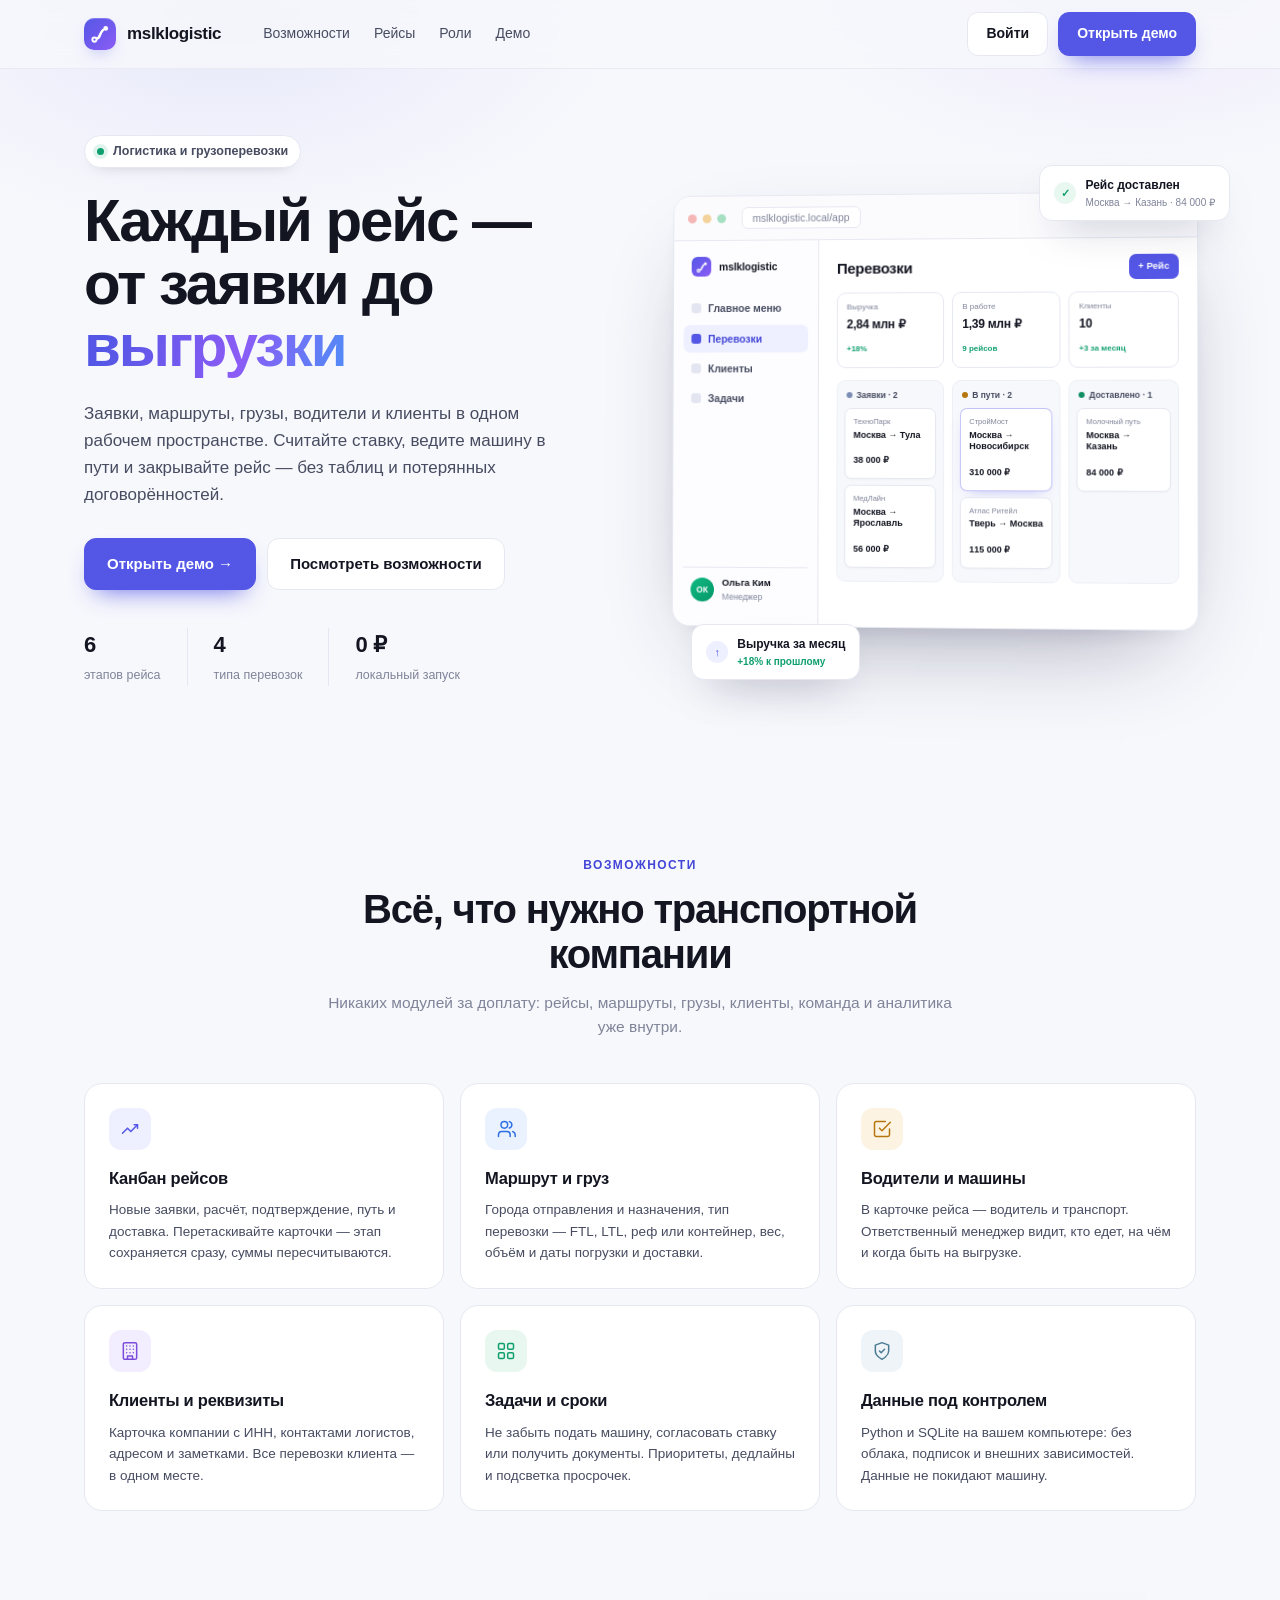
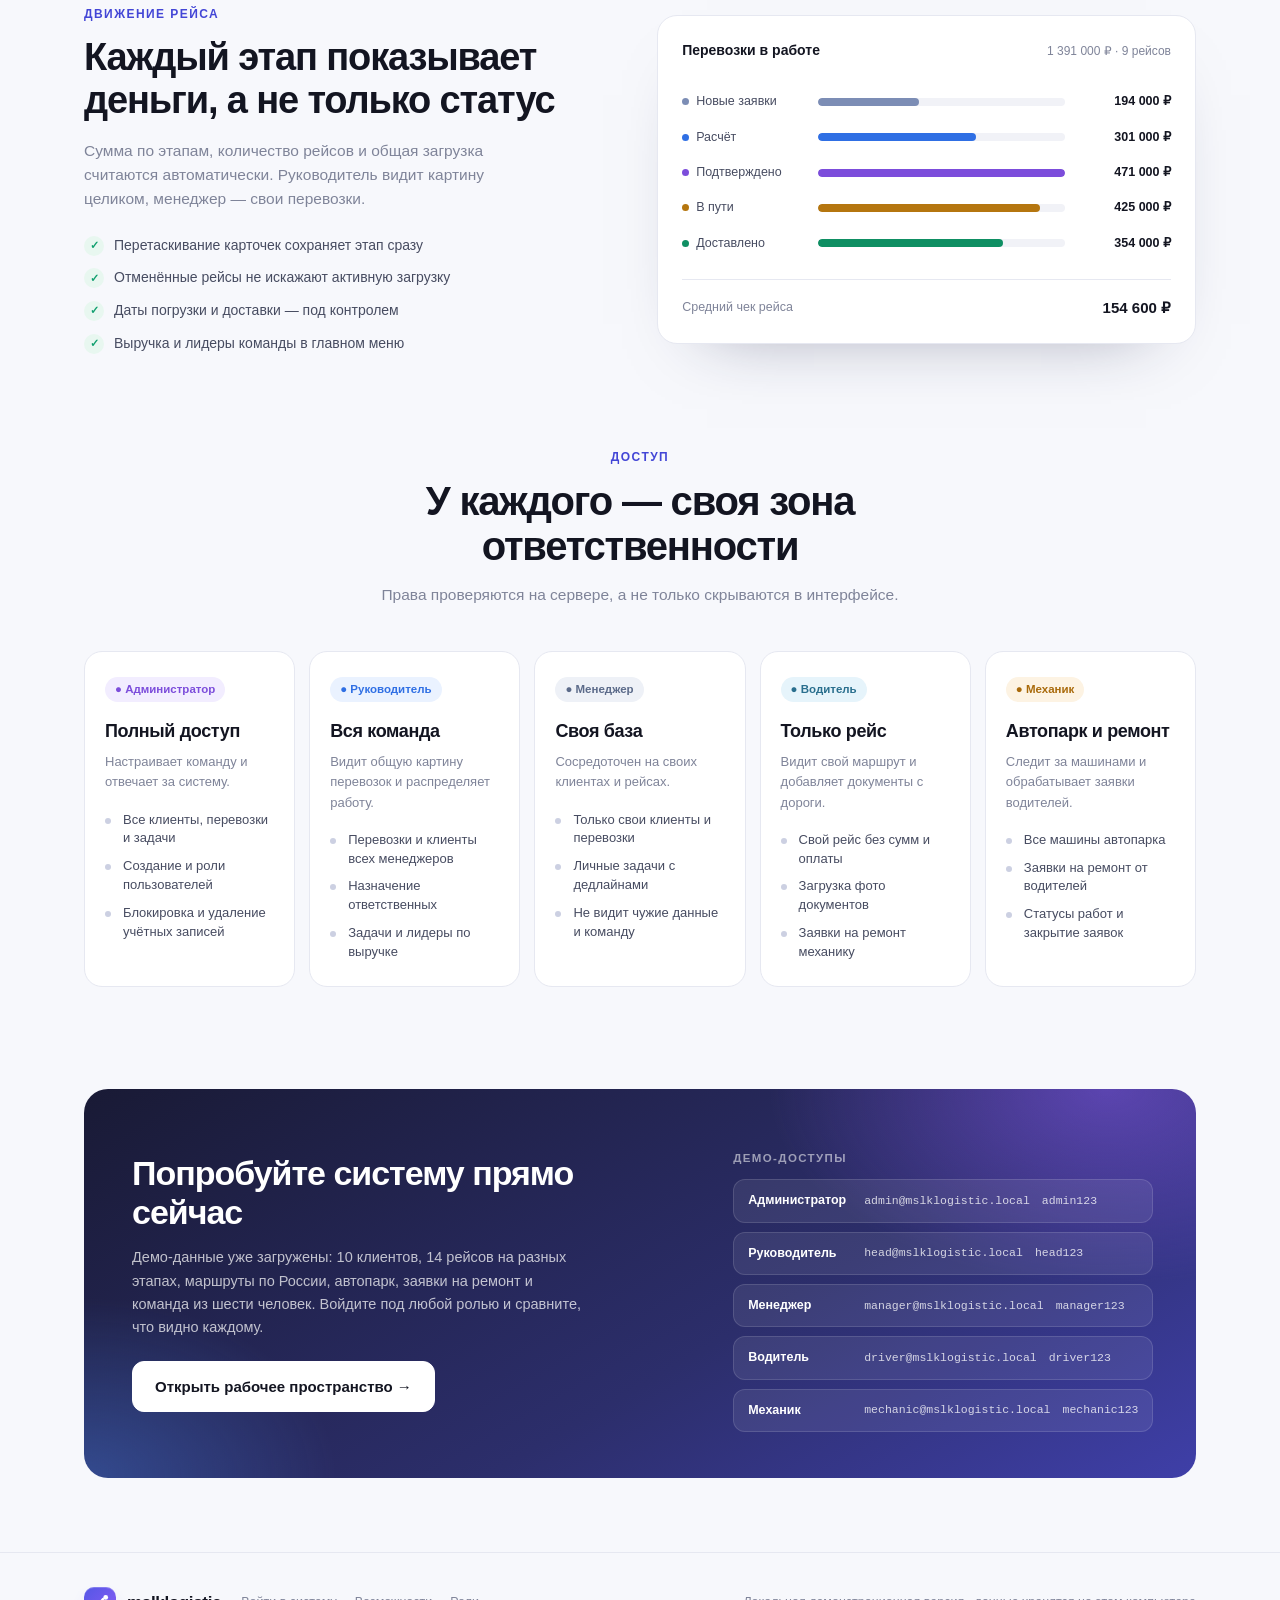
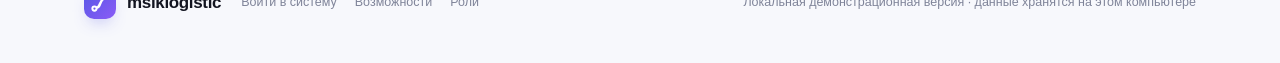
<file: public/index.html>
<!doctype html>
<html lang="ru">
<head>
  <meta charset="utf-8">
  <meta name="viewport" content="width=device-width, initial-scale=1">
  <title>mslklogistic — грузоперевозки под контролем</title>
  <meta name="description" content="mslklogistic — заявки, маршруты, грузы, водители и клиенты в одном рабочем пространстве. Локальная система для грузоперевозок.">
  <link rel="icon" href="data:image/svg+xml,%3Csvg xmlns='http://www.w3.org/2000/svg' viewBox='0 0 32 32'%3E%3Cdefs%3E%3ClinearGradient id='g' x1='0' y1='0' x2='1' y2='1'%3E%3Cstop offset='0' stop-color='%235457e5'/%3E%3Cstop offset='1' stop-color='%238b5cf6'/%3E%3C/linearGradient%3E%3C/defs%3E%3Crect width='32' height='32' rx='10' fill='url(%23g)'/%3E%3Ccircle cx='8.6' cy='23.4' r='2.8' fill='none' stroke='%23fff' stroke-width='2.6'/%3E%3Ccircle cx='23.6' cy='8.6' r='3.2' fill='%23fff'/%3E%3Cpath d='M12.4 21.9C16.4 21.2 15.2 14.8 19.9 10.8' fill='none' stroke='%23fff' stroke-width='3.4' stroke-linecap='round'/%3E%3C/svg%3E">
  <style>
    :root {
      --ink: #131521;
      --ink-soft: #474c61;
      --muted: #7f8499;
      --line: #e6e8f1;
      --accent: #5457e5;
      --accent-strong: #4346d6;
      --accent-soft: #eef0ff;
      --bg: #f7f8fc;
      --success: #0f9f6e;
      --violet: #8b5cf6;
    }

    * { box-sizing: border-box; }

    html { scroll-behavior: smooth; }

    body {
      margin: 0;
      background: var(--bg);
      color: var(--ink);
      font-family: -apple-system, BlinkMacSystemFont, "Segoe UI", Roboto, "Helvetica Neue", Arial, sans-serif;
      font-size: 16px;
      line-height: 1.55;
      -webkit-font-smoothing: antialiased;
      overflow-x: hidden;
    }

    h1, h2, h3, p { margin: 0; }
    a { color: inherit; }
    ::selection { background: rgba(84, 87, 229, .2); }

    .wrap { width: 100%; max-width: 1160px; margin: 0 auto; padding: 0 24px; }

    /* ---------------------------------------------------------- nav */

    .nav {
      position: sticky;
      top: 0;
      z-index: 50;
      background: rgba(247, 248, 252, .82);
      backdrop-filter: blur(12px);
      border-bottom: 1px solid rgba(230, 232, 241, .8);
    }

    .nav-inner {
      display: flex;
      align-items: center;
      gap: 30px;
      height: 68px;
    }

    .logo { display: flex; align-items: center; gap: 11px; font-weight: 750; font-size: 17px; letter-spacing: -.02em; text-decoration: none; }

    .logo-mark {
      width: 32px;
      height: 32px;
      border-radius: 10px;
      display: grid;
      place-items: center;
      background: linear-gradient(135deg, #5457e5, #8b5cf6);
      color: #fff;
      font-weight: 800;
      font-size: 15px;
      box-shadow: 0 8px 18px -10px rgba(84, 87, 229, .9), inset 0 1px 0 rgba(255, 255, 255, .22);
    }

    .logo-glyph { width: 24px; height: 24px; display: block; }

    .nav-links { display: flex; gap: 24px; margin-left: 12px; }

    .nav-links a {
      font-size: 14px;
      font-weight: 500;
      color: var(--ink-soft);
      text-decoration: none;
      transition: color .15s;
    }

    .nav-links a:hover { color: var(--accent-strong); }

    .nav-actions { margin-left: auto; display: flex; align-items: center; gap: 10px; }

    .btn {
      display: inline-flex;
      align-items: center;
      justify-content: center;
      gap: 8px;
      padding: 10px 18px;
      border-radius: 11px;
      border: 1px solid var(--line);
      background: #fff;
      color: var(--ink);
      font-family: inherit;
      font-size: 14px;
      font-weight: 600;
      text-decoration: none;
      cursor: pointer;
      transition: background .15s, border-color .15s, transform .1s, box-shadow .15s;
      white-space: nowrap;
    }

    .btn:hover { border-color: #cfd3e4; background: #fbfbff; }
    .btn:active { transform: translateY(1px); }

    .btn-primary {
      background: var(--accent);
      border-color: var(--accent);
      color: #fff;
      box-shadow: 0 12px 24px -12px rgba(84, 87, 229, .9);
    }

    .btn-primary:hover { background: var(--accent-strong); border-color: var(--accent-strong); }

    .btn-lg { padding: 13px 22px; font-size: 15px; border-radius: 12px; }

    .btn-light { background: #fff; border-color: #fff; color: var(--ink); }
    .btn-light:hover { background: #f1f2ff; border-color: #f1f2ff; }

    /* ---------------------------------------------------------- hero */

    .hero { position: relative; padding: 66px 0 96px; }

    .hero::before {
      content: "";
      position: absolute;
      inset: -120px 0 auto 0;
      height: 620px;
      background:
        radial-gradient(600px 340px at 18% 10%, rgba(84, 87, 229, .1), transparent 65%),
        radial-gradient(560px 340px at 88% 0%, rgba(139, 92, 246, .12), transparent 65%);
      pointer-events: none;
    }

    .hero-grid {
      position: relative;
      display: grid;
      grid-template-columns: minmax(0, 1.02fr) minmax(0, 1fr);
      gap: 48px;
      align-items: center;
    }

    .eyebrow {
      display: inline-flex;
      align-items: center;
      gap: 9px;
      padding: 6px 12px 6px 8px;
      border-radius: 999px;
      background: #fff;
      border: 1px solid var(--line);
      font-size: 12.5px;
      font-weight: 600;
      color: var(--ink-soft);
      box-shadow: 0 6px 16px -12px rgba(18, 22, 40, .4);
      margin-bottom: 22px;
    }

    .brand-dot { width: 7px; height: 7px; border-radius: 50%; background: var(--success); box-shadow: 0 0 0 4px rgba(15, 159, 110, .12); margin-left: 4px; }

    .hero h1 {
      font-size: clamp(38px, 4.7vw, 60px);
      line-height: 1.04;
      letter-spacing: -.035em;
      font-weight: 760;
      max-width: 620px;
    }

    .grad-text {
      background: linear-gradient(105deg, #5457e5 10%, #8b5cf6 60%, #4f8df7 100%);
      -webkit-background-clip: text;
      background-clip: text;
      color: transparent;
    }

    .hero-sub {
      margin-top: 22px;
      max-width: 500px;
      font-size: 17px;
      line-height: 1.6;
      color: var(--ink-soft);
    }

    .hero-actions { display: flex; gap: 11px; flex-wrap: wrap; margin-top: 30px; }

    .hero-stats {
      display: flex;
      gap: 0;
      margin-top: 38px;
      max-width: 520px;
    }

    .hero-stat { padding-right: 26px; margin-right: 26px; border-right: 1px solid var(--line); }
    .hero-stat:last-child { border: 0; margin-right: 0; padding-right: 0; }
    .hero-stat b { display: block; font-size: 22px; letter-spacing: -.02em; font-weight: 750; }
    .hero-stat span { font-size: 12.5px; color: var(--muted); }

    /* ---------------------------------------------------------- app mockup */

    .mock-wrap { position: relative; }

    .window {
      position: relative;
      border-radius: 18px;
      background: #fff;
      border: 1px solid var(--line);
      box-shadow: 0 40px 90px -40px rgba(30, 34, 70, .45), 0 10px 30px -20px rgba(30, 34, 70, .2);
      overflow: hidden;
      transform: perspective(1600px) rotateY(-4deg) rotateX(1deg);
      transition: transform .5s cubic-bezier(.2, .8, .25, 1);
    }

    .window:hover { transform: perspective(1600px) rotateY(0deg) rotateX(0deg); }

    .win-bar {
      display: flex;
      align-items: center;
      gap: 6px;
      padding: 11px 14px;
      border-bottom: 1px solid var(--line);
      background: #fbfbfe;
    }

    .win-dot { width: 9px; height: 9px; border-radius: 50%; }
    .win-dot.r { background: #f5b6b6; }
    .win-dot.a { background: #f3d39b; }
    .win-dot.g { background: #a7dfc3; }
    .win-url {
      margin-left: 10px;
      font-size: 10.5px;
      color: var(--muted);
      background: #fff;
      border: 1px solid var(--line);
      border-radius: 6px;
      padding: 2px 10px;
    }

    .win-body { display: grid; grid-template-columns: 148px minmax(0, 1fr); min-height: 388px; }

    .win-side { border-right: 1px solid var(--line); padding: 14px 10px; display: flex; flex-direction: column; gap: 4px; background: #fdfdff; }

    .win-brand { display: flex; align-items: center; gap: 8px; font-size: 10.5px; font-weight: 750; padding: 2px 8px 14px; letter-spacing: -.01em; white-space: nowrap; }
    .win-brand i { width: 20px; height: 20px; border-radius: 6px; background: linear-gradient(135deg, #5457e5, #8b5cf6); display: grid; place-items: center; color: #fff; font-style: normal; font-size: 10px; font-weight: 800; }
    .win-brand .win-glyph { width: 15px; height: 15px; display: block; }

    .win-nav { display: flex; flex-direction: column; gap: 2px; }
    .win-nav span { display: flex; align-items: center; gap: 7px; padding: 6px 8px; border-radius: 7px; font-size: 10.5px; font-weight: 550; color: var(--ink-soft); }
    .win-nav span::before { content: ""; width: 10px; height: 10px; border-radius: 3px; background: #e3e5f1; flex: none; }
    .win-nav span.on { background: var(--accent-soft); color: var(--accent-strong); }
    .win-nav span.on::before { background: var(--accent); }

    .win-user { margin-top: auto; display: flex; align-items: center; gap: 8px; padding: 8px; border-top: 1px solid var(--line); }
    .win-ava { width: 24px; height: 24px; border-radius: 50%; background: linear-gradient(135deg, #10b981, #059669); color: #fff; font-size: 8.5px; font-weight: 700; display: grid; place-items: center; flex: none; }
    .win-user b { display: block; font-size: 9.5px; font-weight: 650; }
    .win-user small { display: block; font-size: 8.5px; color: var(--muted); }

    .win-main { padding: 16px 18px; min-width: 0; }

    .win-head { display: flex; align-items: center; justify-content: space-between; margin-bottom: 12px; }
    .win-head b { font-size: 15px; letter-spacing: -.02em; }
    .win-btn { font-size: 9.5px; font-weight: 600; color: #fff; background: var(--accent); padding: 5px 9px; border-radius: 7px; }

    .win-kpis { display: grid; grid-template-columns: repeat(3, 1fr); gap: 8px; margin-bottom: 12px; }
    .win-kpi { border: 1px solid var(--line); border-radius: 9px; padding: 8px 9px; background: #fff; }
    .win-kpi span { display: block; font-size: 8px; color: var(--muted); }
    .win-kpi b { display: block; font-size: 12px; font-weight: 750; letter-spacing: -.02em; margin-top: 2px; }
    .win-kpi em { font-style: normal; font-size: 8px; color: var(--success); font-weight: 650; }

    .win-board { display: grid; grid-template-columns: repeat(3, minmax(0, 1fr)); gap: 8px; }
    .win-col { background: #f7f8fc; border: 1px solid #edeff6; border-radius: 9px; padding: 7px; }
    .win-col-head { display: flex; align-items: center; gap: 4px; font-size: 8.5px; font-weight: 700; color: var(--ink-soft); padding: 1px 2px 6px; }
    .win-col-head i { width: 6px; height: 6px; border-radius: 50%; font-style: normal; }

    .win-card { background: #fff; border: 1px solid var(--line); border-radius: 7px; padding: 7px 8px; margin-bottom: 6px; box-shadow: 0 1px 2px rgba(18, 22, 40, .03); }
    .win-card span { display: block; font-size: 7.5px; color: var(--muted); }
    .win-card b { display: block; font-size: 9px; font-weight: 650; line-height: 1.3; margin: 2px 0 5px; }
    .win-card em { font-style: normal; font-size: 9px; font-weight: 750; }
    .win-card.hot { border-color: rgba(84, 87, 229, .35); box-shadow: 0 6px 14px -10px rgba(84, 87, 229, .6); }

    .float-card {
      position: absolute;
      z-index: 3;
      background: #fff;
      border: 1px solid var(--line);
      border-radius: 13px;
      padding: 10px 14px;
      box-shadow: 0 20px 40px -22px rgba(30, 34, 70, .5);
      display: flex;
      align-items: center;
      gap: 9px;
      font-size: 12px;
      font-weight: 600;
      animation: floaty 6s ease-in-out infinite;
      white-space: nowrap;
    }

    .float-card .mini-check { width: 22px; height: 22px; border-radius: 50%; background: #e8f7f0; color: var(--success); display: grid; place-items: center; font-size: 11px; flex: none; }
    .float-card small { display: block; font-size: 10px; color: var(--muted); font-weight: 500; }

    .float-1 { right: -34px; top: -28px; }
    .float-2 { left: 22px; bottom: -52px; animation-delay: -3s; }
    .float-2 .delta { color: var(--success); font-weight: 750; }

    @keyframes floaty { 0%, 100% { transform: translateY(0); } 50% { transform: translateY(-7px); } }

    /* ---------------------------------------------------------- sections */

    .section { padding: 74px 0; }
    .section-head { max-width: 640px; margin: 0 auto 44px; text-align: center; }
    .kicker { font-size: 12px; font-weight: 700; letter-spacing: .12em; text-transform: uppercase; color: var(--accent-strong); margin-bottom: 12px; }
    .section-head h2 { font-size: clamp(28px, 3.4vw, 40px); letter-spacing: -.03em; line-height: 1.12; font-weight: 740; }
    .section-head p { color: var(--muted); font-size: 15.5px; margin-top: 14px; }

    .features { display: grid; grid-template-columns: repeat(3, minmax(0, 1fr)); gap: 16px; }

    .feature {
      background: #fff;
      border: 1px solid var(--line);
      border-radius: 18px;
      padding: 24px;
      transition: transform .2s, box-shadow .2s, border-color .2s;
    }

    .feature:hover { transform: translateY(-3px); box-shadow: 0 24px 50px -30px rgba(30, 34, 70, .35); border-color: #dfe2ef; }

    .feature-icon {
      width: 42px;
      height: 42px;
      border-radius: 12px;
      display: grid;
      place-items: center;
      margin-bottom: 16px;
      background: var(--accent-soft);
      color: var(--accent);
    }

    .feature:nth-child(2) .feature-icon { background: #eaf2ff; color: #2f6fe4; }
    .feature:nth-child(3) .feature-icon { background: #fdf3e3; color: #b5760f; }
    .feature:nth-child(4) .feature-icon { background: #f2edff; color: #7c4ddb; }
    .feature:nth-child(5) .feature-icon { background: #e8f7f0; color: var(--success); }
    .feature:nth-child(6) .feature-icon { background: #eef4f8; color: #4b7a94; }

    .feature h3 { font-size: 16.5px; font-weight: 680; letter-spacing: -.015em; margin-bottom: 8px; }
    .feature p { font-size: 13.5px; color: var(--ink-soft); line-height: 1.6; }

    /* pipeline block */

    .pipe-block {
      display: grid;
      grid-template-columns: minmax(0, 1fr) minmax(0, 1.05fr);
      gap: 60px;
      align-items: center;
    }

    .pipe-text .kicker { text-align: left; }
    .pipe-text h2 { font-size: clamp(28px, 3.2vw, 38px); letter-spacing: -.03em; line-height: 1.14; font-weight: 740; }
    .pipe-text > p { color: var(--muted); font-size: 15.5px; margin-top: 16px; max-width: 430px; }

    .check-list { list-style: none; margin: 24px 0 0; padding: 0; display: grid; gap: 11px; }
    .check-list li { display: flex; gap: 10px; align-items: flex-start; font-size: 14px; color: var(--ink-soft); }
    .check-list .tick { width: 20px; height: 20px; border-radius: 50%; background: #e8f7f0; color: var(--success); display: grid; place-items: center; font-size: 11px; font-weight: 700; flex: none; margin-top: 1px; }

    .pipe-card {
      background: #fff;
      border: 1px solid var(--line);
      border-radius: 20px;
      box-shadow: 0 30px 70px -50px rgba(30, 34, 70, .5);
      padding: 24px;
    }

    .pipe-card-head { display: flex; align-items: center; justify-content: space-between; margin-bottom: 22px; }
    .pipe-card-head b { font-size: 14px; font-weight: 680; }
    .pipe-card-head span { font-size: 12px; color: var(--muted); }

    .pipe-line { display: grid; grid-template-columns: 122px minmax(0, 1fr) 92px; gap: 14px; align-items: center; padding: 8px 0; }
    .pipe-line span { font-size: 12.5px; color: var(--ink-soft); display: flex; align-items: center; gap: 7px; }
    .pipe-line i { width: 7px; height: 7px; border-radius: 50%; flex: none; font-style: normal; }
    .pipe-line .bar { height: 8px; border-radius: 999px; background: #f1f2f7; overflow: hidden; }
    .pipe-line .bar b { display: block; height: 100%; border-radius: 999px; }
    .pipe-line em { font-style: normal; text-align: right; font-size: 12.5px; font-weight: 650; font-variant-numeric: tabular-nums; }

    .pipe-foot { display: flex; align-items: center; justify-content: space-between; border-top: 1px solid var(--line); margin-top: 18px; padding-top: 16px; font-size: 12.5px; color: var(--muted); }
    .pipe-foot b { color: var(--ink); font-size: 15px; }

    /* roles */

    .roles { display: grid; grid-template-columns: repeat(5, minmax(0, 1fr)); gap: 14px; }

    .role-card { background: #fff; border: 1px solid var(--line); border-radius: 18px; padding: 24px 20px; }
    .role-badge { display: inline-flex; align-items: center; gap: 7px; font-size: 11.5px; font-weight: 700; padding: 4px 10px; border-radius: 999px; margin-bottom: 16px; }
    .role-badge.admin { background: #f2edff; color: #7c4ddb; }
    .role-badge.head { background: #eaf2ff; color: #2f6fe4; }
    .role-badge.manager { background: #eef1f7; color: #5c6b8a; }
    .role-badge.driver { background: #e6f4fb; color: #2a6f8e; }
    .role-badge.mechanic { background: #fdf3e3; color: #a96a0b; }
    .role-card h3 { font-size: 18px; font-weight: 700; letter-spacing: -.02em; margin-bottom: 6px; }
    .role-card > p { font-size: 13px; color: var(--muted); margin-bottom: 18px; }
    .role-list { list-style: none; margin: 0; padding: 0; display: grid; gap: 9px; }
    .role-list li { font-size: 13px; color: var(--ink-soft); padding-left: 18px; position: relative; line-height: 1.45; }
    .role-list li::before { content: ""; position: absolute; left: 0; top: 7px; width: 6px; height: 6px; border-radius: 50%; background: #ccd0e2; }

    /* local / privacy */

    .band {
      position: relative;
      overflow: hidden;
      border-radius: 24px;
      padding: 46px 48px;
      display: grid;
      grid-template-columns: minmax(0, 1.15fr) minmax(0, .85fr);
      gap: 40px;
      align-items: center;
      color: #fff;
      background:
        radial-gradient(520px 300px at 92% 0%, rgba(139, 92, 246, .5), transparent 65%),
        radial-gradient(420px 300px at 0% 100%, rgba(79, 141, 247, .35), transparent 60%),
        linear-gradient(150deg, #191a35, #2c2e6b 60%, #3f3fa8);
    }

    .band h2 { font-size: clamp(26px, 3vw, 34px); letter-spacing: -.03em; line-height: 1.15; font-weight: 740; max-width: 480px; }
    .band p { font-size: 14.5px; color: rgba(255, 255, 255, .72); margin-top: 14px; max-width: 460px; line-height: 1.6; }
    .band .demo-title { font-size: 11.5px; letter-spacing: .12em; text-transform: uppercase; color: rgba(255, 255, 255, .55); font-weight: 700; margin-bottom: 12px; }
    .demo-list { display: grid; gap: 9px; }
    .demo-item { display: flex; align-items: center; gap: 12px; background: rgba(255, 255, 255, .08); border: 1px solid rgba(255, 255, 255, .13); border-radius: 12px; padding: 11px 14px; }
    .demo-item b { font-size: 12.5px; font-weight: 650; min-width: 104px; }
    .demo-item code { font-family: ui-monospace, SFMono-Regular, Menlo, monospace; font-size: 11.5px; color: rgba(255, 255, 255, .78); }
    .band-actions { margin-top: 22px; }

    .band .band-side { display: flex; flex-direction: column; gap: 0; }

    /* footer */

    .footer { border-top: 1px solid var(--line); padding: 34px 0 44px; }
    .footer-inner { display: flex; align-items: center; gap: 20px; flex-wrap: wrap; }
    .footer-text { margin-left: auto; font-size: 12.5px; color: var(--muted); }
    .footer-links { display: flex; gap: 18px; }
    .footer-links a { font-size: 12.5px; color: var(--muted); text-decoration: none; }
    .footer-links a:hover { color: var(--ink); }

    /* ---------------------------------------------------------- responsive */

    @media (max-width: 1060px) {
      .hero-grid { grid-template-columns: 1fr; gap: 56px; }
      .hero-sub { max-width: 560px; }
      .mock-wrap { max-width: 640px; margin: 0 auto; width: 100%; }
      .float-1 { right: 4px; }
      .float-2 { left: 4px; }
      .features { grid-template-columns: repeat(2, minmax(0, 1fr)); }
      .pipe-block { grid-template-columns: 1fr; gap: 36px; }
      .band { grid-template-columns: 1fr; gap: 30px; padding: 38px 30px; }
      .roles { grid-template-columns: repeat(2, minmax(0, 1fr)); }
    }

    @media (max-width: 860px) {
      .nav-links { display: none; }
      .roles { grid-template-columns: 1fr; }
      .hero { padding-top: 44px; }
    }

    @media (max-width: 680px) {
      .features { grid-template-columns: 1fr; }
      .nav-actions .btn:not(.btn-primary) { display: none; }
      .hero-stats { gap: 0; }
      .hero-stat { flex: 1 1 0; min-width: 0; padding-right: 12px; margin-right: 12px; border-right: 1px solid var(--line); }
      .hero-stat:last-child { border: 0; margin-right: 0; padding-right: 0; }
      .window { transform: none; }
      .win-body { grid-template-columns: 1fr; }
      .win-side { display: none; }
      .float-card { display: none; }
      .band { padding: 30px 22px; border-radius: 20px; }
      .demo-item { flex-wrap: wrap; gap: 4px 10px; }
      .demo-item b { min-width: 0; }
      .footer-text { margin-left: 0; width: 100%; }
      .section { padding: 56px 0; }
    }

    @media (prefers-reduced-motion: reduce) {
      *, *::before, *::after { animation: none !important; transition: none !important; }
      html { scroll-behavior: auto; }
    }
  </style>
</head>
<body>

  <header class="nav">
    <div class="wrap nav-inner">
      <a class="logo" href="/"><span class="logo-mark"><svg class="logo-glyph" viewBox="0 0 32 32" aria-hidden="true"><circle cx="8.6" cy="23.4" r="2.8" fill="none" stroke="currentColor" stroke-width="2.6"/><circle cx="23.6" cy="8.6" r="3.2" fill="currentColor"/><path d="M12.4 21.9C16.4 21.2 15.2 14.8 19.9 10.8" fill="none" stroke="currentColor" stroke-width="3.4" stroke-linecap="round"/></svg></span> mslklogistic</a>
      <nav class="nav-links">
        <a href="#features">Возможности</a>
        <a href="#pipeline">Рейсы</a>
        <a href="#roles">Роли</a>
        <a href="#demo">Демо</a>
      </nav>
      <div class="nav-actions">
        <a class="btn" href="/app/#/deals">Войти</a>
        <a class="btn btn-primary" href="/app/#/deals">Открыть демо</a>
      </div>
    </div>
  </header>

  <main>
    <section class="hero">
      <div class="wrap hero-grid">
        <div>
          <div class="eyebrow"><span class="brand-dot"></span> Логистика и грузоперевозки</div>
          <h1>Каждый рейс —<br>от заявки до<br><span class="grad-text">выгрузки</span></h1>
          <p class="hero-sub">Заявки, маршруты, грузы, водители и клиенты в одном рабочем пространстве. Считайте ставку, ведите машину в пути и закрывайте рейс — без таблиц и потерянных договорённостей.</p>
          <div class="hero-actions">
            <a class="btn btn-primary btn-lg" href="/app/#/deals">Открыть демо →</a>
            <a class="btn btn-lg" href="#features">Посмотреть возможности</a>
          </div>
          <div class="hero-stats">
            <div class="hero-stat"><b>6</b><span>этапов рейса</span></div>
            <div class="hero-stat"><b>4</b><span>типа перевозок</span></div>
            <div class="hero-stat"><b>0 ₽</b><span>локальный запуск</span></div>
          </div>
        </div>

        <div class="mock-wrap">
          <div class="float-card float-1">
            <span class="mini-check">✓</span>
            <div>Рейс доставлен<small>Москва → Казань · 84 000 ₽</small></div>
          </div>
          <div class="float-card float-2">
            <span class="mini-check" style="background:#eef0ff;color:#5457e5">↑</span>
            <div>Выручка за месяц<small class="delta">+18% к прошлому</small></div>
          </div>

          <div class="window">
            <div class="win-bar">
              <span class="win-dot r"></span><span class="win-dot a"></span><span class="win-dot g"></span>
              <span class="win-url">mslklogistic.local/app</span>
            </div>
            <div class="win-body">
              <aside class="win-side">
                <div class="win-brand"><i><svg class="win-glyph" viewBox="0 0 32 32" aria-hidden="true"><circle cx="8.6" cy="23.4" r="2.8" fill="none" stroke="currentColor" stroke-width="2.6"/><circle cx="23.6" cy="8.6" r="3.2" fill="currentColor"/><path d="M12.4 21.9C16.4 21.2 15.2 14.8 19.9 10.8" fill="none" stroke="currentColor" stroke-width="3.4" stroke-linecap="round"/></svg></i> mslklogistic</div>
                <div class="win-nav">
                  <span>Главное меню</span>
                  <span class="on">Перевозки</span>
                  <span>Клиенты</span>
                  <span>Задачи</span>
                </div>
                <div class="win-user">
                  <span class="win-ava">ОК</span>
                  <div><b>Ольга Ким</b><small>Менеджер</small></div>
                </div>
              </aside>
              <div class="win-main">
                <div class="win-head"><b>Перевозки</b><span class="win-btn">+ Рейс</span></div>
                <div class="win-kpis">
                  <div class="win-kpi"><span>Выручка</span><b>2,84 млн ₽</b><em>+18%</em></div>
                  <div class="win-kpi"><span>В работе</span><b>1,39 млн ₽</b><em>9 рейсов</em></div>
                  <div class="win-kpi"><span>Клиенты</span><b>10</b><em>+3 за месяц</em></div>
                </div>
                <div class="win-board">
                  <div class="win-col">
                    <div class="win-col-head"><i style="background:#7c8db5"></i>Заявки · 2</div>
                    <div class="win-card"><span>ТехноПарк</span><b>Москва → Тула</b><em>38 000 ₽</em></div>
                    <div class="win-card"><span>МедЛайн</span><b>Москва → Ярославль</b><em>56 000 ₽</em></div>
                  </div>
                  <div class="win-col">
                    <div class="win-col-head"><i style="background:#b5760f"></i>В пути · 2</div>
                    <div class="win-card hot"><span>СтройМост</span><b>Москва → Новосибирск</b><em>310 000 ₽</em></div>
                    <div class="win-card"><span>Атлас Ритейл</span><b>Тверь → Москва</b><em>115 000 ₽</em></div>
                  </div>
                  <div class="win-col">
                    <div class="win-col-head"><i style="background:#0f8f63"></i>Доставлено · 1</div>
                    <div class="win-card"><span>Молочный путь</span><b>Москва → Казань</b><em>84 000 ₽</em></div>
                  </div>
                </div>
              </div>
            </div>
          </div>
        </div>
      </div>
    </section>

    <section class="section" id="features">
      <div class="wrap">
        <div class="section-head">
          <div class="kicker">Возможности</div>
          <h2>Всё, что нужно транспортной компании</h2>
          <p>Никаких модулей за доплату: рейсы, маршруты, грузы, клиенты, команда и аналитика уже внутри.</p>
        </div>
        <div class="features">
          <article class="feature">
            <span class="feature-icon">
              <svg width="20" height="20" viewBox="0 0 24 24" fill="none" stroke="currentColor" stroke-width="1.8" stroke-linecap="round" stroke-linejoin="round"><path d="M3 17l6-6 4 4 8-8"/><path d="M17 7h4v4"/></svg>
            </span>
            <h3>Канбан рейсов</h3>
            <p>Новые заявки, расчёт, подтверждение, путь и доставка. Перетаскивайте карточки — этап сохраняется сразу, суммы пересчитываются.</p>
          </article>
          <article class="feature">
            <span class="feature-icon">
              <svg width="20" height="20" viewBox="0 0 24 24" fill="none" stroke="currentColor" stroke-width="1.8" stroke-linecap="round" stroke-linejoin="round"><path d="M17 21v-2a4 4 0 0 0-4-4H7a4 4 0 0 0-4 4v2"/><circle cx="10" cy="7" r="4"/><path d="M23 21v-2a4 4 0 0 0-3-3.87"/><path d="M16 3.13a4 4 0 0 1 0 7.75"/></svg>
            </span>
            <h3>Маршрут и груз</h3>
            <p>Города отправления и назначения, тип перевозки — FTL, LTL, реф или контейнер, вес, объём и даты погрузки и доставки.</p>
          </article>
          <article class="feature">
            <span class="feature-icon">
              <svg width="20" height="20" viewBox="0 0 24 24" fill="none" stroke="currentColor" stroke-width="1.8" stroke-linecap="round" stroke-linejoin="round"><path d="M9 11l3 3L22 4"/><path d="M21 12v7a2 2 0 0 1-2 2H5a2 2 0 0 1-2-2V5a2 2 0 0 1 2-2h11"/></svg>
            </span>
            <h3>Водители и машины</h3>
            <p>В карточке рейса — водитель и транспорт. Ответственный менеджер видит, кто едет, на чём и когда быть на выгрузке.</p>
          </article>
          <article class="feature">
            <span class="feature-icon">
              <svg width="20" height="20" viewBox="0 0 24 24" fill="none" stroke="currentColor" stroke-width="1.8" stroke-linecap="round" stroke-linejoin="round"><rect x="4" y="2" width="16" height="20" rx="2"/><path d="M9 22v-4h6v4"/><path d="M8 6h.01M12 6h.01M16 6h.01M8 10h.01M12 10h.01M16 10h.01M8 14h.01M12 14h.01M16 14h.01"/></svg>
            </span>
            <h3>Клиенты и реквизиты</h3>
            <p>Карточка компании с ИНН, контактами логистов, адресом и заметками. Все перевозки клиента — в одном месте.</p>
          </article>
          <article class="feature">
            <span class="feature-icon">
              <svg width="20" height="20" viewBox="0 0 24 24" fill="none" stroke="currentColor" stroke-width="1.8" stroke-linecap="round" stroke-linejoin="round"><rect x="3" y="3" width="7" height="7" rx="1.6"/><rect x="14" y="3" width="7" height="7" rx="1.6"/><rect x="3" y="14" width="7" height="7" rx="1.6"/><rect x="14" y="14" width="7" height="7" rx="1.6"/></svg>
            </span>
            <h3>Задачи и сроки</h3>
            <p>Не забыть подать машину, согласовать ставку или получить документы. Приоритеты, дедлайны и подсветка просрочек.</p>
          </article>
          <article class="feature">
            <span class="feature-icon">
              <svg width="20" height="20" viewBox="0 0 24 24" fill="none" stroke="currentColor" stroke-width="1.8" stroke-linecap="round" stroke-linejoin="round"><path d="M12 22s8-4 8-10V5l-8-3-8 3v7c0 6 8 10 8 10z"/><path d="M9 12l2 2 4-4"/></svg>
            </span>
            <h3>Данные под контролем</h3>
            <p>Python и SQLite на вашем компьютере: без облака, подписок и внешних зависимостей. Данные не покидают машину.</p>
          </article>
        </div>
      </div>
    </section>

    <section class="section" id="pipeline" style="padding-top:20px">
      <div class="wrap pipe-block">
        <div class="pipe-text">
          <div class="kicker">Движение рейса</div>
          <h2>Каждый этап показывает деньги, а не только статус</h2>
          <p>Сумма по этапам, количество рейсов и общая загрузка считаются автоматически. Руководитель видит картину целиком, менеджер — свои перевозки.</p>
          <ul class="check-list">
            <li><span class="tick">✓</span> Перетаскивание карточек сохраняет этап сразу</li>
            <li><span class="tick">✓</span> Отменённые рейсы не искажают активную загрузку</li>
            <li><span class="tick">✓</span> Даты погрузки и доставки — под контролем</li>
            <li><span class="tick">✓</span> Выручка и лидеры команды в главном меню</li>
          </ul>
        </div>
        <div class="pipe-card">
          <div class="pipe-card-head">
            <b>Перевозки в работе</b>
            <span>1 391 000 ₽ · 9 рейсов</span>
          </div>
          <div class="pipe-line"><span><i style="background:#7c8db5"></i>Новые заявки</span><span class="bar"><b style="width:41%;background:#7c8db5"></b></span><em>194 000 ₽</em></div>
          <div class="pipe-line"><span><i style="background:#2f6fe4"></i>Расчёт</span><span class="bar"><b style="width:64%;background:#2f6fe4"></b></span><em>301 000 ₽</em></div>
          <div class="pipe-line"><span><i style="background:#7c4ddb"></i>Подтверждено</span><span class="bar"><b style="width:100%;background:#7c4ddb"></b></span><em>471 000 ₽</em></div>
          <div class="pipe-line"><span><i style="background:#b5760f"></i>В пути</span><span class="bar"><b style="width:90%;background:#b5760f"></b></span><em>425 000 ₽</em></div>
          <div class="pipe-line"><span><i style="background:#0f8f63"></i>Доставлено</span><span class="bar"><b style="width:75%;background:#0f8f63"></b></span><em>354 000 ₽</em></div>
          <div class="pipe-foot"><span>Средний чек рейса</span><b>154 600 ₽</b></div>
        </div>
      </div>
    </section>

    <section class="section" id="roles" style="padding-top:20px">
      <div class="wrap">
        <div class="section-head">
          <div class="kicker">Доступ</div>
          <h2>У каждого — своя зона ответственности</h2>
          <p>Права проверяются на сервере, а не только скрываются в интерфейсе.</p>
        </div>
        <div class="roles">
          <article class="role-card">
            <span class="role-badge admin">● Администратор</span>
            <h3>Полный доступ</h3>
            <p>Настраивает команду и отвечает за систему.</p>
            <ul class="role-list">
              <li>Все клиенты, перевозки и задачи</li>
              <li>Создание и роли пользователей</li>
              <li>Блокировка и удаление учётных записей</li>
            </ul>
          </article>
          <article class="role-card">
            <span class="role-badge head">● Руководитель</span>
            <h3>Вся команда</h3>
            <p>Видит общую картину перевозок и распределяет работу.</p>
            <ul class="role-list">
              <li>Перевозки и клиенты всех менеджеров</li>
              <li>Назначение ответственных</li>
              <li>Задачи и лидеры по выручке</li>
            </ul>
          </article>
          <article class="role-card">
            <span class="role-badge manager">● Менеджер</span>
            <h3>Своя база</h3>
            <p>Сосредоточен на своих клиентах и рейсах.</p>
            <ul class="role-list">
              <li>Только свои клиенты и перевозки</li>
              <li>Личные задачи с дедлайнами</li>
              <li>Не видит чужие данные и команду</li>
            </ul>
          </article>
          <article class="role-card">
            <span class="role-badge driver">● Водитель</span>
            <h3>Только рейс</h3>
            <p>Видит свой маршрут и добавляет документы с дороги.</p>
            <ul class="role-list">
              <li>Свой рейс без сумм и оплаты</li>
              <li>Загрузка фото документов</li>
              <li>Заявки на ремонт механику</li>
            </ul>
          </article>
          <article class="role-card">
            <span class="role-badge mechanic">● Механик</span>
            <h3>Автопарк и ремонт</h3>
            <p>Следит за машинами и обрабатывает заявки водителей.</p>
            <ul class="role-list">
              <li>Все машины автопарка</li>
              <li>Заявки на ремонт от водителей</li>
              <li>Статусы работ и закрытие заявок</li>
            </ul>
          </article>
        </div>
      </div>
    </section>

    <section class="section" id="demo" style="padding-top:28px">
      <div class="wrap">
        <div class="band">
          <div>
            <h2>Попробуйте систему прямо сейчас</h2>
            <p>Демо-данные уже загружены: 10 клиентов, 14 рейсов на разных этапах, маршруты по России, автопарк, заявки на ремонт и команда из шести человек. Войдите под любой ролью и сравните, что видно каждому.</p>
            <div class="band-actions">
              <a class="btn btn-light btn-lg" href="/app/#/deals">Открыть рабочее пространство →</a>
            </div>
          </div>
          <div class="band-side">
            <p class="demo-title">Демо-доступы</p>
            <div class="demo-list">
              <div class="demo-item"><b>Администратор</b><code>admin@mslklogistic.local</code><code>admin123</code></div>
              <div class="demo-item"><b>Руководитель</b><code>head@mslklogistic.local</code><code>head123</code></div>
              <div class="demo-item"><b>Менеджер</b><code>manager@mslklogistic.local</code><code>manager123</code></div>
              <div class="demo-item"><b>Водитель</b><code>driver@mslklogistic.local</code><code>driver123</code></div>
              <div class="demo-item"><b>Механик</b><code>mechanic@mslklogistic.local</code><code>mechanic123</code></div>
            </div>
          </div>
        </div>
      </div>
    </section>
  </main>

  <footer class="footer">
    <div class="wrap footer-inner">
      <a class="logo" href="/"><span class="logo-mark"><svg class="logo-glyph" viewBox="0 0 32 32" aria-hidden="true"><circle cx="8.6" cy="23.4" r="2.8" fill="none" stroke="currentColor" stroke-width="2.6"/><circle cx="23.6" cy="8.6" r="3.2" fill="currentColor"/><path d="M12.4 21.9C16.4 21.2 15.2 14.8 19.9 10.8" fill="none" stroke="currentColor" stroke-width="3.4" stroke-linecap="round"/></svg></span> mslklogistic</a>
      <div class="footer-links">
        <a href="/app/#/deals">Войти в систему</a>
        <a href="#features">Возможности</a>
        <a href="#roles">Роли</a>
      </div>
      <span class="footer-text">Локальная демонстрационная версия · данные хранятся на этом компьютере</span>
    </div>
  </footer>
</body>
</html>
</file>
